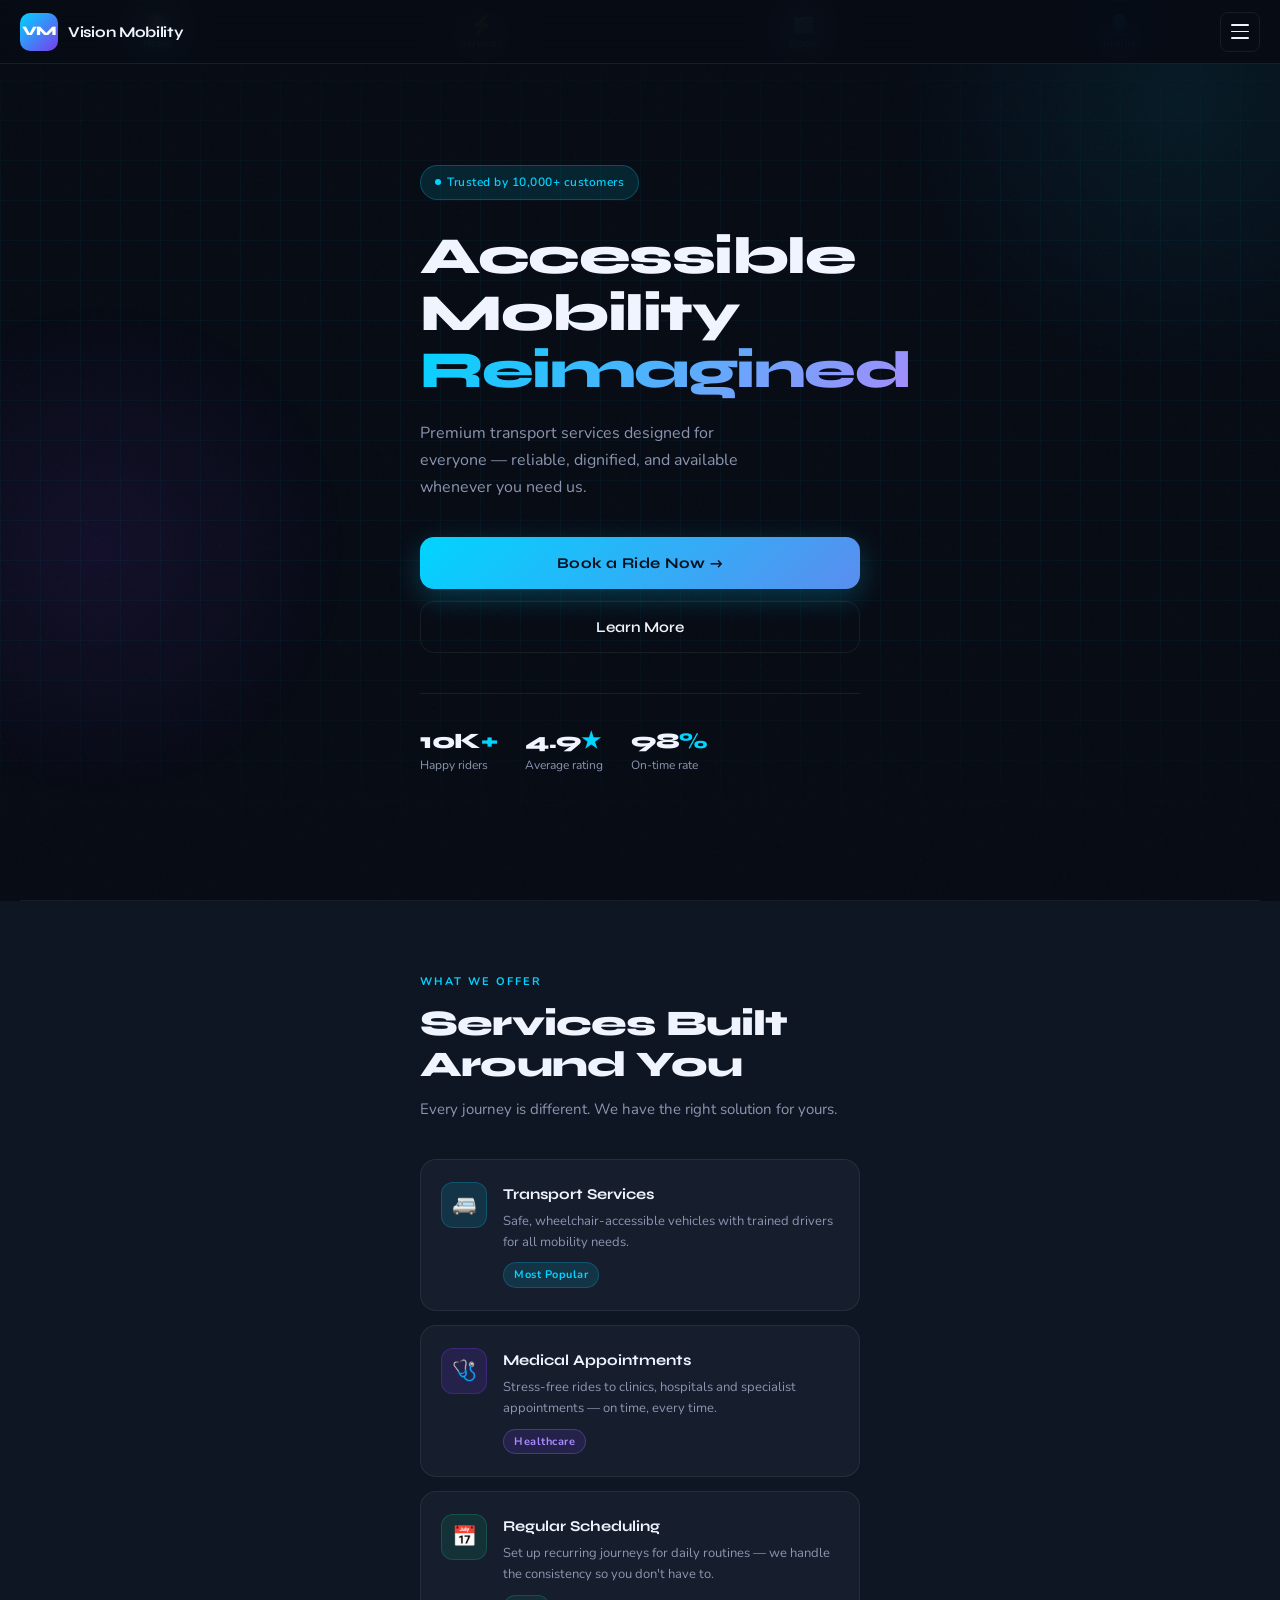
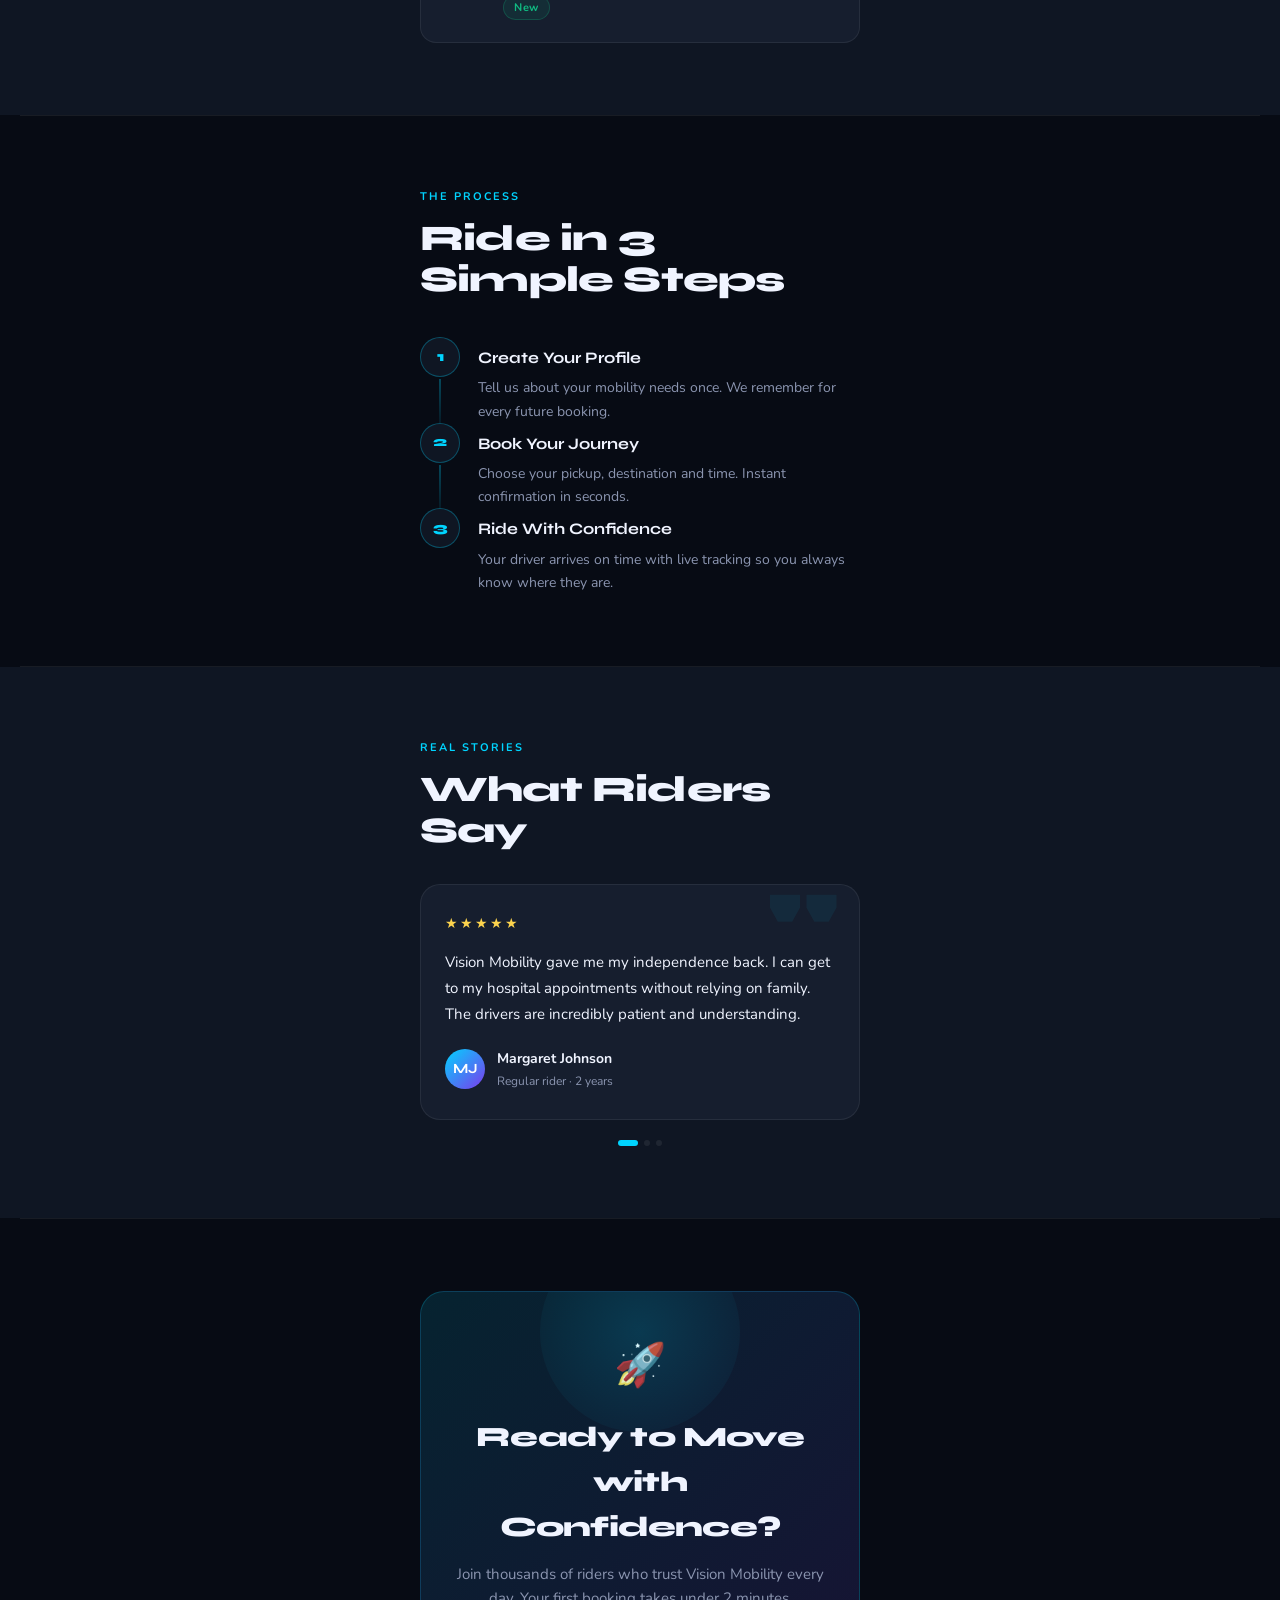
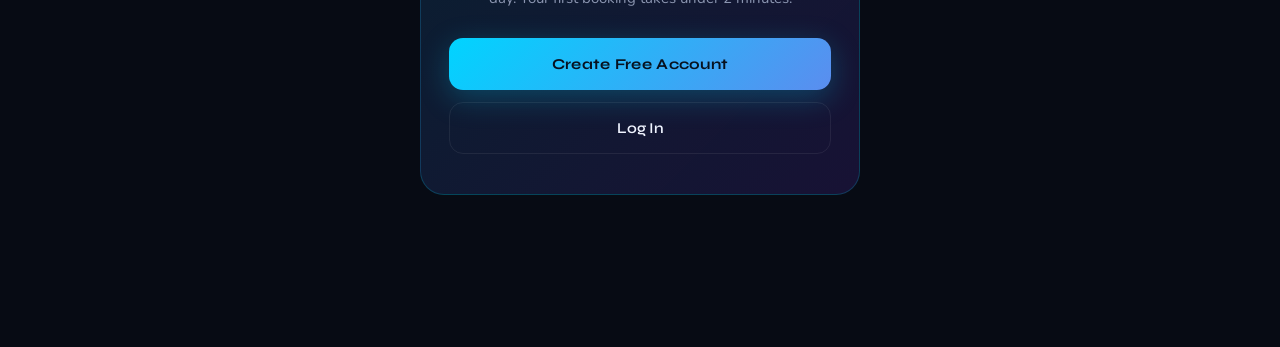
<file: vision-mobility.html>
<!DOCTYPE html>
<html lang="en">
<head>
<meta charset="UTF-8">
<meta name="viewport" content="width=device-width, initial-scale=1.0">
<title>Vision Mobility — Move With Confidence</title>
<link rel="preconnect" href="https://fonts.googleapis.com">
<link rel="preconnect" href="https://fonts.gstatic.com" crossorigin>
<link href="https://fonts.googleapis.com/css2?family=Syne:wght@400;600;700;800&family=Nunito:wght@300;400;500;600&display=swap" rel="stylesheet">
<style>
  :root {
    --bg: #070B14;
    --surface: #0F1623;
    --surface2: #161E2E;
    --border: rgba(255,255,255,0.07);
    --cyan: #00D4FF;
    --cyan-dim: rgba(0,212,255,0.12);
    --violet: #7C3AED;
    --violet-dim: rgba(124,58,237,0.15);
    --text: #F0F4FF;
    --muted: #8B95B0;
    --card: rgba(15,22,35,0.8);
    --glow: 0 0 40px rgba(0,212,255,0.15);
  }

  *, *::before, *::after { box-sizing: border-box; margin: 0; padding: 0; }

  html { scroll-behavior: smooth; }

  body {
    background: var(--bg);
    color: var(--text);
    font-family: 'Nunito', sans-serif;
    font-size: 16px;
    line-height: 1.6;
    overflow-x: hidden;
    -webkit-font-smoothing: antialiased;
  }

  /* ── MESH BACKGROUND ── */
  .mesh {
    position: fixed;
    inset: 0;
    z-index: 0;
    pointer-events: none;
    overflow: hidden;
  }
  .mesh::before {
    content: '';
    position: absolute;
    width: 600px; height: 600px;
    background: radial-gradient(circle, rgba(0,212,255,0.08) 0%, transparent 70%);
    top: -200px; right: -200px;
    animation: drift1 12s ease-in-out infinite alternate;
  }
  .mesh::after {
    content: '';
    position: absolute;
    width: 500px; height: 500px;
    background: radial-gradient(circle, rgba(124,58,237,0.1) 0%, transparent 70%);
    bottom: 100px; left: -150px;
    animation: drift2 15s ease-in-out infinite alternate;
  }
  @keyframes drift1 { from { transform: translate(0,0); } to { transform: translate(-60px,80px); } }
  @keyframes drift2 { from { transform: translate(0,0); } to { transform: translate(60px,-60px); } }

  /* ── NOISE GRAIN ── */
  body::after {
    content: '';
    position: fixed;
    inset: 0;
    z-index: 1;
    pointer-events: none;
    background-image: url("data:image/svg+xml,%3Csvg viewBox='0 0 256 256' xmlns='http://www.w3.org/2000/svg'%3E%3Cfilter id='noise'%3E%3CfeTurbulence type='fractalNoise' baseFrequency='0.9' numOctaves='4' stitchTiles='stitch'/%3E%3C/filter%3E%3Crect width='100%25' height='100%25' filter='url(%23noise)' opacity='0.04'/%3E%3C/svg%3E");
    opacity: 0.5;
  }

  /* ── LAYOUT ── */
  .container { max-width: 480px; margin: 0 auto; padding: 0 20px; position: relative; z-index: 2; }

  /* ── NAVBAR ── */
  nav {
    position: fixed;
    top: 0; left: 0; right: 0;
    z-index: 100;
    padding: 0 20px;
    height: 64px;
    display: flex;
    align-items: center;
    justify-content: space-between;
    background: rgba(7,11,20,0.85);
    backdrop-filter: blur(20px);
    -webkit-backdrop-filter: blur(20px);
    border-bottom: 1px solid var(--border);
    transition: background 0.3s;
  }
  nav.scrolled { background: rgba(7,11,20,0.97); }

  .nav-brand {
    display: flex;
    align-items: center;
    gap: 10px;
    text-decoration: none;
  }
  .nav-logo {
    width: 38px; height: 38px;
    background: linear-gradient(135deg, var(--cyan), var(--violet));
    border-radius: 10px;
    display: flex;
    align-items: center;
    justify-content: center;
    font-family: 'Syne', sans-serif;
    font-weight: 800;
    font-size: 13px;
    color: white;
    letter-spacing: -0.5px;
    flex-shrink: 0;
  }
  .nav-name {
    font-family: 'Syne', sans-serif;
    font-weight: 700;
    font-size: 15px;
    color: var(--text);
    letter-spacing: -0.3px;
  }

  .hamburger {
    background: none;
    border: 1px solid var(--border);
    border-radius: 8px;
    width: 40px; height: 40px;
    display: flex;
    flex-direction: column;
    align-items: center;
    justify-content: center;
    gap: 5px;
    cursor: pointer;
    transition: border-color 0.2s, background 0.2s;
  }
  .hamburger:hover { border-color: var(--cyan); background: var(--cyan-dim); }
  .hamburger span {
    display: block;
    width: 18px; height: 1.5px;
    background: var(--text);
    border-radius: 2px;
    transition: transform 0.35s cubic-bezier(0.23,1,0.32,1), opacity 0.2s, background 0.2s;
  }
  .hamburger.open span:nth-child(1) { transform: translateY(6.5px) rotate(45deg); background: var(--cyan); }
  .hamburger.open span:nth-child(2) { opacity: 0; transform: scaleX(0); }
  .hamburger.open span:nth-child(3) { transform: translateY(-6.5px) rotate(-45deg); background: var(--cyan); }

  /* ── DRAWER ── */
  .drawer-overlay {
    position: fixed;
    inset: 0;
    z-index: 99;
    background: rgba(0,0,0,0.6);
    backdrop-filter: blur(4px);
    opacity: 0;
    pointer-events: none;
    transition: opacity 0.35s;
  }
  .drawer-overlay.open { opacity: 1; pointer-events: all; }

  .drawer {
    position: fixed;
    top: 0; right: 0;
    width: 78vw; max-width: 300px;
    height: 100%;
    z-index: 100;
    background: var(--surface);
    border-left: 1px solid var(--border);
    transform: translateX(100%);
    transition: transform 0.4s cubic-bezier(0.23,1,0.32,1);
    display: flex;
    flex-direction: column;
    padding: 80px 32px 40px;
  }
  .drawer.open { transform: translateX(0); }

  .drawer nav-links { display: flex; flex-direction: column; gap: 4px; }

  .drawer a {
    display: flex;
    align-items: center;
    gap: 12px;
    padding: 14px 16px;
    border-radius: 10px;
    text-decoration: none;
    font-family: 'Syne', sans-serif;
    font-weight: 600;
    font-size: 16px;
    color: var(--muted);
    transition: color 0.2s, background 0.2s;
    opacity: 0;
    transform: translateX(20px);
  }
  .drawer.open a {
    opacity: 1;
    transform: translateX(0);
  }
  .drawer.open a:nth-child(1) { transition: color 0.2s, background 0.2s, opacity 0.3s 0.1s, transform 0.3s 0.1s; }
  .drawer.open a:nth-child(2) { transition: color 0.2s, background 0.2s, opacity 0.3s 0.15s, transform 0.3s 0.15s; }
  .drawer.open a:nth-child(3) { transition: color 0.2s, background 0.2s, opacity 0.3s 0.2s, transform 0.3s 0.2s; }
  .drawer.open a:nth-child(4) { transition: color 0.2s, background 0.2s, opacity 0.3s 0.25s, transform 0.3s 0.25s; }
  .drawer.open a:nth-child(5) { transition: color 0.2s, background 0.2s, opacity 0.3s 0.3s, transform 0.3s 0.3s; }
  .drawer a:hover, .drawer a.active { color: var(--text); background: var(--cyan-dim); }
  .drawer a.active { color: var(--cyan); }
  .drawer-icon { font-size: 18px; width: 24px; text-align: center; }

  .drawer-book-btn {
    margin-top: auto;
    background: linear-gradient(135deg, var(--cyan), var(--violet));
    color: white;
    border: none;
    border-radius: 12px;
    padding: 16px;
    font-family: 'Syne', sans-serif;
    font-weight: 700;
    font-size: 15px;
    cursor: pointer;
    width: 100%;
    letter-spacing: 0.5px;
    transition: opacity 0.2s, transform 0.2s;
  }
  .drawer-book-btn:active { opacity: 0.85; transform: scale(0.98); }

  /* ── HERO ── */
  .hero {
    min-height: 100svh;
    display: flex;
    flex-direction: column;
    justify-content: center;
    padding: 100px 20px 60px;
    position: relative;
    overflow: hidden;
  }

  /* animated grid lines */
  .hero-grid {
    position: absolute;
    inset: 0;
    background-image:
      linear-gradient(rgba(0,212,255,0.04) 1px, transparent 1px),
      linear-gradient(90deg, rgba(0,212,255,0.04) 1px, transparent 1px);
    background-size: 40px 40px;
    mask-image: linear-gradient(to bottom, transparent 0%, black 20%, black 70%, transparent 100%);
    -webkit-mask-image: linear-gradient(to bottom, transparent 0%, black 20%, black 70%, transparent 100%);
  }

  .hero-badge {
    display: inline-flex;
    align-items: center;
    gap: 6px;
    background: var(--cyan-dim);
    border: 1px solid rgba(0,212,255,0.25);
    border-radius: 50px;
    padding: 7px 14px;
    font-size: 12px;
    font-weight: 600;
    color: var(--cyan);
    letter-spacing: 0.5px;
    margin-bottom: 28px;
    width: fit-content;
    animation: fadeUp 0.8s ease both;
  }
  .badge-dot {
    width: 6px; height: 6px;
    background: var(--cyan);
    border-radius: 50%;
    animation: pulse 2s infinite;
  }
  @keyframes pulse {
    0%, 100% { opacity: 1; transform: scale(1); }
    50% { opacity: 0.4; transform: scale(0.7); }
  }

  .hero h1 {
    font-family: 'Syne', sans-serif;
    font-weight: 800;
    font-size: clamp(36px, 10vw, 52px);
    line-height: 1.1;
    letter-spacing: -1.5px;
    color: var(--text);
    margin-bottom: 20px;
    animation: fadeUp 0.8s 0.1s ease both;
  }
  .hero h1 .accent {
    background: linear-gradient(135deg, var(--cyan) 0%, #A78BFA 100%);
    -webkit-background-clip: text;
    -webkit-text-fill-color: transparent;
    background-clip: text;
  }

  .hero p {
    font-size: 16px;
    color: var(--muted);
    max-width: 360px;
    margin-bottom: 36px;
    line-height: 1.7;
    animation: fadeUp 0.8s 0.2s ease both;
  }

  .hero-ctas {
    display: flex;
    flex-direction: column;
    gap: 12px;
    animation: fadeUp 0.8s 0.3s ease both;
  }

  .btn-primary {
    background: linear-gradient(135deg, var(--cyan), #5B8DEF);
    color: #07111F;
    border: none;
    border-radius: 14px;
    padding: 17px 24px;
    font-family: 'Syne', sans-serif;
    font-weight: 700;
    font-size: 15px;
    cursor: pointer;
    letter-spacing: 0.3px;
    position: relative;
    overflow: hidden;
    transition: transform 0.2s, box-shadow 0.2s;
    box-shadow: 0 8px 30px rgba(0,212,255,0.25);
  }
  .btn-primary::after {
    content: '';
    position: absolute;
    inset: 0;
    background: rgba(255,255,255,0);
    transition: background 0.2s;
  }
  .btn-primary:active { transform: scale(0.97); box-shadow: 0 4px 15px rgba(0,212,255,0.2); }
  .btn-primary:hover::after { background: rgba(255,255,255,0.08); }

  .btn-ghost {
    background: transparent;
    color: var(--text);
    border: 1px solid var(--border);
    border-radius: 14px;
    padding: 16px 24px;
    font-family: 'Syne', sans-serif;
    font-weight: 600;
    font-size: 15px;
    cursor: pointer;
    transition: border-color 0.2s, background 0.2s, transform 0.2s;
  }
  .btn-ghost:hover { border-color: rgba(255,255,255,0.2); background: rgba(255,255,255,0.04); }
  .btn-ghost:active { transform: scale(0.97); }

  .hero-stats {
    display: flex;
    gap: 28px;
    margin-top: 40px;
    padding-top: 36px;
    border-top: 1px solid var(--border);
    animation: fadeUp 0.8s 0.4s ease both;
  }
  .stat-num {
    font-family: 'Syne', sans-serif;
    font-weight: 800;
    font-size: 22px;
    color: var(--text);
    letter-spacing: -0.5px;
    line-height: 1;
  }
  .stat-num span { color: var(--cyan); }
  .stat-label { font-size: 12px; color: var(--muted); margin-top: 4px; }

  @keyframes fadeUp {
    from { opacity: 0; transform: translateY(24px); }
    to { opacity: 1; transform: translateY(0); }
  }

  /* ── SECTION COMMON ── */
  section {
    padding: 72px 20px;
    position: relative;
    z-index: 2;
  }
  .section-label {
    font-size: 11px;
    font-weight: 700;
    letter-spacing: 2px;
    text-transform: uppercase;
    color: var(--cyan);
    margin-bottom: 12px;
  }
  .section-title {
    font-family: 'Syne', sans-serif;
    font-weight: 800;
    font-size: clamp(26px, 7vw, 36px);
    letter-spacing: -0.8px;
    line-height: 1.15;
    color: var(--text);
    margin-bottom: 12px;
  }
  .section-sub {
    font-size: 15px;
    color: var(--muted);
    line-height: 1.7;
    max-width: 420px;
  }

  /* ── SERVICES ── */
  .services { background: var(--surface); }
  .services-header { margin-bottom: 36px; }

  .service-cards { display: flex; flex-direction: column; gap: 14px; }

  .service-card {
    background: var(--surface2);
    border: 1px solid var(--border);
    border-radius: 16px;
    padding: 22px 20px;
    display: flex;
    align-items: flex-start;
    gap: 16px;
    cursor: pointer;
    transition: border-color 0.25s, transform 0.25s, box-shadow 0.25s;
    position: relative;
    overflow: hidden;
  }
  .service-card::before {
    content: '';
    position: absolute;
    inset: 0;
    border-radius: 16px;
    background: linear-gradient(135deg, var(--cyan-dim), transparent);
    opacity: 0;
    transition: opacity 0.25s;
  }
  .service-card:hover { border-color: rgba(0,212,255,0.3); transform: translateY(-2px); box-shadow: var(--glow); }
  .service-card:hover::before { opacity: 1; }
  .service-card:active { transform: scale(0.98); }

  .card-icon {
    width: 46px; height: 46px;
    border-radius: 12px;
    background: var(--cyan-dim);
    border: 1px solid rgba(0,212,255,0.2);
    display: flex;
    align-items: center;
    justify-content: center;
    font-size: 20px;
    flex-shrink: 0;
    position: relative;
    z-index: 1;
  }
  .card-icon.violet { background: var(--violet-dim); border-color: rgba(124,58,237,0.3); }
  .card-icon.green { background: rgba(16,185,129,0.12); border-color: rgba(16,185,129,0.25); }

  .card-content { position: relative; z-index: 1; }
  .card-title {
    font-family: 'Syne', sans-serif;
    font-weight: 700;
    font-size: 15px;
    color: var(--text);
    margin-bottom: 5px;
  }
  .card-desc { font-size: 13px; color: var(--muted); line-height: 1.6; }
  .card-tag {
    display: inline-block;
    margin-top: 10px;
    background: var(--cyan-dim);
    color: var(--cyan);
    font-size: 11px;
    font-weight: 700;
    letter-spacing: 0.5px;
    padding: 3px 10px;
    border-radius: 50px;
    border: 1px solid rgba(0,212,255,0.2);
  }
  .card-tag.violet { background: var(--violet-dim); color: #A78BFA; border-color: rgba(167,139,250,0.25); }
  .card-tag.green { background: rgba(16,185,129,0.1); color: #10B981; border-color: rgba(16,185,129,0.25); }

  /* ── HOW IT WORKS ── */
  .how { background: var(--bg); }
  .steps { display: flex; flex-direction: column; gap: 0; margin-top: 36px; }
  .step {
    display: flex;
    gap: 18px;
    position: relative;
  }
  .step:not(:last-child)::after {
    content: '';
    position: absolute;
    left: 19px;
    top: 42px;
    bottom: -16px;
    width: 1.5px;
    background: linear-gradient(to bottom, rgba(0,212,255,0.3), transparent);
  }
  .step-num {
    width: 40px; height: 40px;
    border-radius: 50%;
    background: var(--surface);
    border: 1.5px solid rgba(0,212,255,0.3);
    display: flex;
    align-items: center;
    justify-content: center;
    font-family: 'Syne', sans-serif;
    font-weight: 800;
    font-size: 14px;
    color: var(--cyan);
    flex-shrink: 0;
    position: relative;
    z-index: 1;
  }
  .step-body { padding: 8px 0 40px; }
  .step-body:last-child { padding-bottom: 0; }
  .step-title {
    font-family: 'Syne', sans-serif;
    font-weight: 700;
    font-size: 16px;
    color: var(--text);
    margin-bottom: 6px;
  }
  .step-desc { font-size: 14px; color: var(--muted); line-height: 1.65; }

  /* ── TESTIMONIAL ── */
  .testimonial-section { background: var(--surface); }
  .testimonial-card {
    background: var(--surface2);
    border: 1px solid var(--border);
    border-radius: 20px;
    padding: 28px 24px;
    margin-top: 32px;
    position: relative;
    overflow: hidden;
  }
  .testimonial-card::before {
    content: '"';
    position: absolute;
    top: -10px; right: 20px;
    font-size: 120px;
    font-family: 'Syne', sans-serif;
    font-weight: 800;
    color: rgba(0,212,255,0.07);
    line-height: 1;
  }
  .stars { color: #FCD34D; font-size: 14px; letter-spacing: 2px; margin-bottom: 14px; }
  .testimonial-text {
    font-size: 15px;
    color: var(--text);
    line-height: 1.75;
    margin-bottom: 20px;
    position: relative;
    z-index: 1;
  }
  .testimonial-author { display: flex; align-items: center; gap: 12px; }
  .author-avatar {
    width: 40px; height: 40px;
    border-radius: 50%;
    background: linear-gradient(135deg, var(--cyan), var(--violet));
    display: flex;
    align-items: center;
    justify-content: center;
    font-family: 'Syne', sans-serif;
    font-weight: 700;
    font-size: 14px;
    color: white;
  }
  .author-name { font-weight: 700; font-size: 14px; color: var(--text); }
  .author-role { font-size: 12px; color: var(--muted); margin-top: 2px; }

  /* carousel dots */
  .carousel-dots { display: flex; gap: 6px; justify-content: center; margin-top: 20px; }
  .dot { width: 6px; height: 6px; border-radius: 50%; background: var(--border); transition: background 0.2s, width 0.2s; }
  .dot.active { background: var(--cyan); width: 20px; border-radius: 10px; }

  /* ── CTA ── */
  .cta-section {
    background: var(--bg);
    padding: 72px 20px;
  }
  .cta-card {
    background: linear-gradient(135deg, rgba(0,212,255,0.12) 0%, rgba(124,58,237,0.15) 100%);
    border: 1px solid rgba(0,212,255,0.2);
    border-radius: 24px;
    padding: 40px 28px;
    text-align: center;
    position: relative;
    overflow: hidden;
  }
  .cta-card::before {
    content: '';
    position: absolute;
    width: 200px; height: 200px;
    background: radial-gradient(circle, rgba(0,212,255,0.15), transparent);
    top: -60px; left: 50%;
    transform: translateX(-50%);
    border-radius: 50%;
  }
  .cta-emoji { font-size: 42px; margin-bottom: 16px; display: block; }
  .cta-card h2 {
    font-family: 'Syne', sans-serif;
    font-weight: 800;
    font-size: 28px;
    letter-spacing: -0.8px;
    color: var(--text);
    margin-bottom: 12px;
    position: relative;
    z-index: 1;
  }
  .cta-card p { font-size: 15px; color: var(--muted); margin-bottom: 28px; position: relative; z-index: 1; }
  .cta-buttons { display: flex; flex-direction: column; gap: 12px; position: relative; z-index: 1; }

  /* ── BOTTOM NAV ── */
  .bottom-nav {
    position: fixed;
    bottom: 0; left: 0; right: 0;
    z-index: 90;
    background: rgba(11,16,26,0.92);
    backdrop-filter: blur(20px);
    -webkit-backdrop-filter: blur(20px);
    border-top: 1px solid var(--border);
    padding: 10px 0 max(env(safe-area-inset-bottom), 10px);
    display: flex;
    align-items: center;
    justify-content: space-around;
  }
  .bottom-nav-item {
    display: flex;
    flex-direction: column;
    align-items: center;
    gap: 3px;
    cursor: pointer;
    padding: 6px 16px;
    border-radius: 12px;
    transition: background 0.2s;
    border: none;
    background: none;
  }
  .bottom-nav-item:hover { background: var(--surface2); }
  .bottom-nav-icon { font-size: 20px; line-height: 1; }
  .bottom-nav-label { font-size: 10px; font-weight: 600; color: var(--muted); letter-spacing: 0.3px; }
  .bottom-nav-item.active .bottom-nav-label { color: var(--cyan); }
  .bottom-nav-item.active .bottom-nav-icon { filter: drop-shadow(0 0 4px var(--cyan)); }

  /* extra bottom padding for fixed nav */
  body { padding-bottom: 80px; }

  /* ── SCROLL REVEAL ── */
  .reveal {
    opacity: 0;
    transform: translateY(30px);
    transition: opacity 0.6s ease, transform 0.6s ease;
  }
  .reveal.visible { opacity: 1; transform: translateY(0); }
  .reveal-delay-1 { transition-delay: 0.1s; }
  .reveal-delay-2 { transition-delay: 0.2s; }
  .reveal-delay-3 { transition-delay: 0.3s; }

  /* ── DIVIDER ── */
  .divider {
    height: 1px;
    background: var(--border);
    margin: 0 20px;
    position: relative;
    z-index: 2;
  }

  /* SCROLLBAR */
  ::-webkit-scrollbar { width: 4px; }
  ::-webkit-scrollbar-track { background: var(--bg); }
  ::-webkit-scrollbar-thumb { background: var(--surface2); border-radius: 2px; }
</style>
</head>
<body>

<!-- AMBIENT MESH -->
<div class="mesh"></div>

<!-- NAVBAR -->
<nav id="navbar">
  <a href="#" class="nav-brand">
    <div class="nav-logo">VM</div>
    <span class="nav-name">Vision Mobility</span>
  </a>
  <button class="hamburger" id="hamburgerBtn" aria-label="Open menu">
    <span></span><span></span><span></span>
  </button>
</nav>

<!-- DRAWER OVERLAY -->
<div class="drawer-overlay" id="drawerOverlay"></div>

<!-- DRAWER -->
<div class="drawer" id="drawer">
  <a href="#" class="active">
    <span class="drawer-icon">🏠</span> Home
  </a>
  <a href="#services">
    <span class="drawer-icon">⚡</span> Services
  </a>
  <a href="#how">
    <span class="drawer-icon">🗺️</span> How It Works
  </a>
  <a href="#about">
    <span class="drawer-icon">💬</span> About
  </a>
  <a href="#contact">
    <span class="drawer-icon">📍</span> Contact
  </a>
  <button class="drawer-book-btn" style="margin-top: 32px">Book a Ride →</button>
</div>

<!-- HERO -->
<section class="hero" id="home">
  <div class="hero-grid"></div>
  <div class="container">
    <div class="hero-badge">
      <span class="badge-dot"></span>
      Trusted by 10,000+ customers
    </div>
    <h1>Accessible<br>Mobility <span class="accent">Reimagined</span></h1>
    <p>Premium transport services designed for everyone — reliable, dignified, and available whenever you need us.</p>
    <div class="hero-ctas">
      <button class="btn-primary">Book a Ride Now →</button>
      <button class="btn-ghost">Learn More</button>
    </div>
    <div class="hero-stats">
      <div>
        <div class="stat-num">10K<span>+</span></div>
        <div class="stat-label">Happy riders</div>
      </div>
      <div>
        <div class="stat-num">4.9<span>★</span></div>
        <div class="stat-label">Average rating</div>
      </div>
      <div>
        <div class="stat-num">98<span>%</span></div>
        <div class="stat-label">On-time rate</div>
      </div>
    </div>
  </div>
</section>

<div class="divider"></div>

<!-- SERVICES -->
<section class="services" id="services">
  <div class="container">
    <div class="services-header reveal">
      <div class="section-label">What We Offer</div>
      <h2 class="section-title">Services Built<br>Around You</h2>
      <p class="section-sub">Every journey is different. We have the right solution for yours.</p>
    </div>
    <div class="service-cards">
      <div class="service-card reveal reveal-delay-1">
        <div class="card-icon">🚐</div>
        <div class="card-content">
          <div class="card-title">Transport Services</div>
          <div class="card-desc">Safe, wheelchair-accessible vehicles with trained drivers for all mobility needs.</div>
          <span class="card-tag">Most Popular</span>
        </div>
      </div>
      <div class="service-card reveal reveal-delay-2">
        <div class="card-icon violet">🩺</div>
        <div class="card-content">
          <div class="card-title">Medical Appointments</div>
          <div class="card-desc">Stress-free rides to clinics, hospitals and specialist appointments — on time, every time.</div>
          <span class="card-tag violet">Healthcare</span>
        </div>
      </div>
      <div class="service-card reveal reveal-delay-3">
        <div class="card-icon green">📅</div>
        <div class="card-content">
          <div class="card-title">Regular Scheduling</div>
          <div class="card-desc">Set up recurring journeys for daily routines — we handle the consistency so you don't have to.</div>
          <span class="card-tag green">New</span>
        </div>
      </div>
    </div>
  </div>
</section>

<div class="divider"></div>

<!-- HOW IT WORKS -->
<section class="how" id="how">
  <div class="container">
    <div class="reveal">
      <div class="section-label">The Process</div>
      <h2 class="section-title">Ride in 3<br>Simple Steps</h2>
    </div>
    <div class="steps">
      <div class="step reveal reveal-delay-1">
        <div class="step-num">1</div>
        <div class="step-body">
          <div class="step-title">Create Your Profile</div>
          <div class="step-desc">Tell us about your mobility needs once. We remember for every future booking.</div>
        </div>
      </div>
      <div class="step reveal reveal-delay-2">
        <div class="step-num">2</div>
        <div class="step-body">
          <div class="step-title">Book Your Journey</div>
          <div class="step-desc">Choose your pickup, destination and time. Instant confirmation in seconds.</div>
        </div>
      </div>
      <div class="step reveal reveal-delay-3">
        <div class="step-num">3</div>
        <div class="step-body">
          <div class="step-title">Ride With Confidence</div>
          <div class="step-desc">Your driver arrives on time with live tracking so you always know where they are.</div>
        </div>
      </div>
    </div>
  </div>
</section>

<div class="divider"></div>

<!-- TESTIMONIAL -->
<section class="testimonial-section" id="about">
  <div class="container">
    <div class="reveal">
      <div class="section-label">Real Stories</div>
      <h2 class="section-title">What Riders Say</h2>
    </div>
    <div class="testimonial-card reveal reveal-delay-1">
      <div class="stars">★★★★★</div>
      <p class="testimonial-text">Vision Mobility gave me my independence back. I can get to my hospital appointments without relying on family. The drivers are incredibly patient and understanding.</p>
      <div class="testimonial-author">
        <div class="author-avatar">MJ</div>
        <div>
          <div class="author-name">Margaret Johnson</div>
          <div class="author-role">Regular rider · 2 years</div>
        </div>
      </div>
    </div>
    <div class="carousel-dots">
      <div class="dot active"></div>
      <div class="dot"></div>
      <div class="dot"></div>
    </div>
  </div>
</section>

<div class="divider"></div>

<!-- CTA -->
<section class="cta-section" id="contact">
  <div class="container">
    <div class="cta-card reveal">
      <span class="cta-emoji">🚀</span>
      <h2>Ready to Move<br>with Confidence?</h2>
      <p>Join thousands of riders who trust Vision Mobility every day. Your first booking takes under 2 minutes.</p>
      <div class="cta-buttons">
        <button class="btn-primary">Create Free Account</button>
        <button class="btn-ghost">Log In</button>
      </div>
    </div>
  </div>
</section>

<!-- BOTTOM NAV -->
<nav class="bottom-nav">
  <button class="bottom-nav-item active">
    <span class="bottom-nav-icon">🏠</span>
    <span class="bottom-nav-label">Home</span>
  </button>
  <button class="bottom-nav-item">
    <span class="bottom-nav-icon">⚡</span>
    <span class="bottom-nav-label">Services</span>
  </button>
  <button class="bottom-nav-item">
    <span class="bottom-nav-icon">🗺️</span>
    <span class="bottom-nav-label">Book</span>
  </button>
  <button class="bottom-nav-item">
    <span class="bottom-nav-icon">👤</span>
    <span class="bottom-nav-label">Profile</span>
  </button>
</nav>

<script>
  // Hamburger / Drawer
  const btn = document.getElementById('hamburgerBtn');
  const drawer = document.getElementById('drawer');
  const overlay = document.getElementById('drawerOverlay');

  function toggleDrawer() {
    const open = drawer.classList.toggle('open');
    overlay.classList.toggle('open', open);
    btn.classList.toggle('open', open);
    document.body.style.overflow = open ? 'hidden' : '';
  }

  btn.addEventListener('click', toggleDrawer);
  overlay.addEventListener('click', toggleDrawer);
  drawer.querySelectorAll('a').forEach(a => a.addEventListener('click', () => {
    if (drawer.classList.contains('open')) toggleDrawer();
  }));

  // Navbar scroll effect
  const navbar = document.getElementById('navbar');
  window.addEventListener('scroll', () => {
    navbar.classList.toggle('scrolled', window.scrollY > 20);
  }, { passive: true });

  // Scroll reveal
  const reveals = document.querySelectorAll('.reveal');
  const io = new IntersectionObserver((entries) => {
    entries.forEach(e => { if (e.isIntersecting) { e.target.classList.add('visible'); io.unobserve(e.target); } });
  }, { threshold: 0.12, rootMargin: '0px 0px -30px 0px' });
  reveals.forEach(el => io.observe(el));

  // Bottom nav active
  const navItems = document.querySelectorAll('.bottom-nav-item');
  navItems.forEach(item => {
    item.addEventListener('click', () => {
      navItems.forEach(i => i.classList.remove('active'));
      item.classList.add('active');
    });
  });

  // Smooth scroll for drawer links
  document.querySelectorAll('a[href^="#"]').forEach(a => {
    a.addEventListener('click', e => {
      const target = document.querySelector(a.getAttribute('href'));
      if (target) { e.preventDefault(); target.scrollIntoView({ behavior: 'smooth', block: 'start' }); }
    });
  });
</script>
</body>
</html>
</file>
